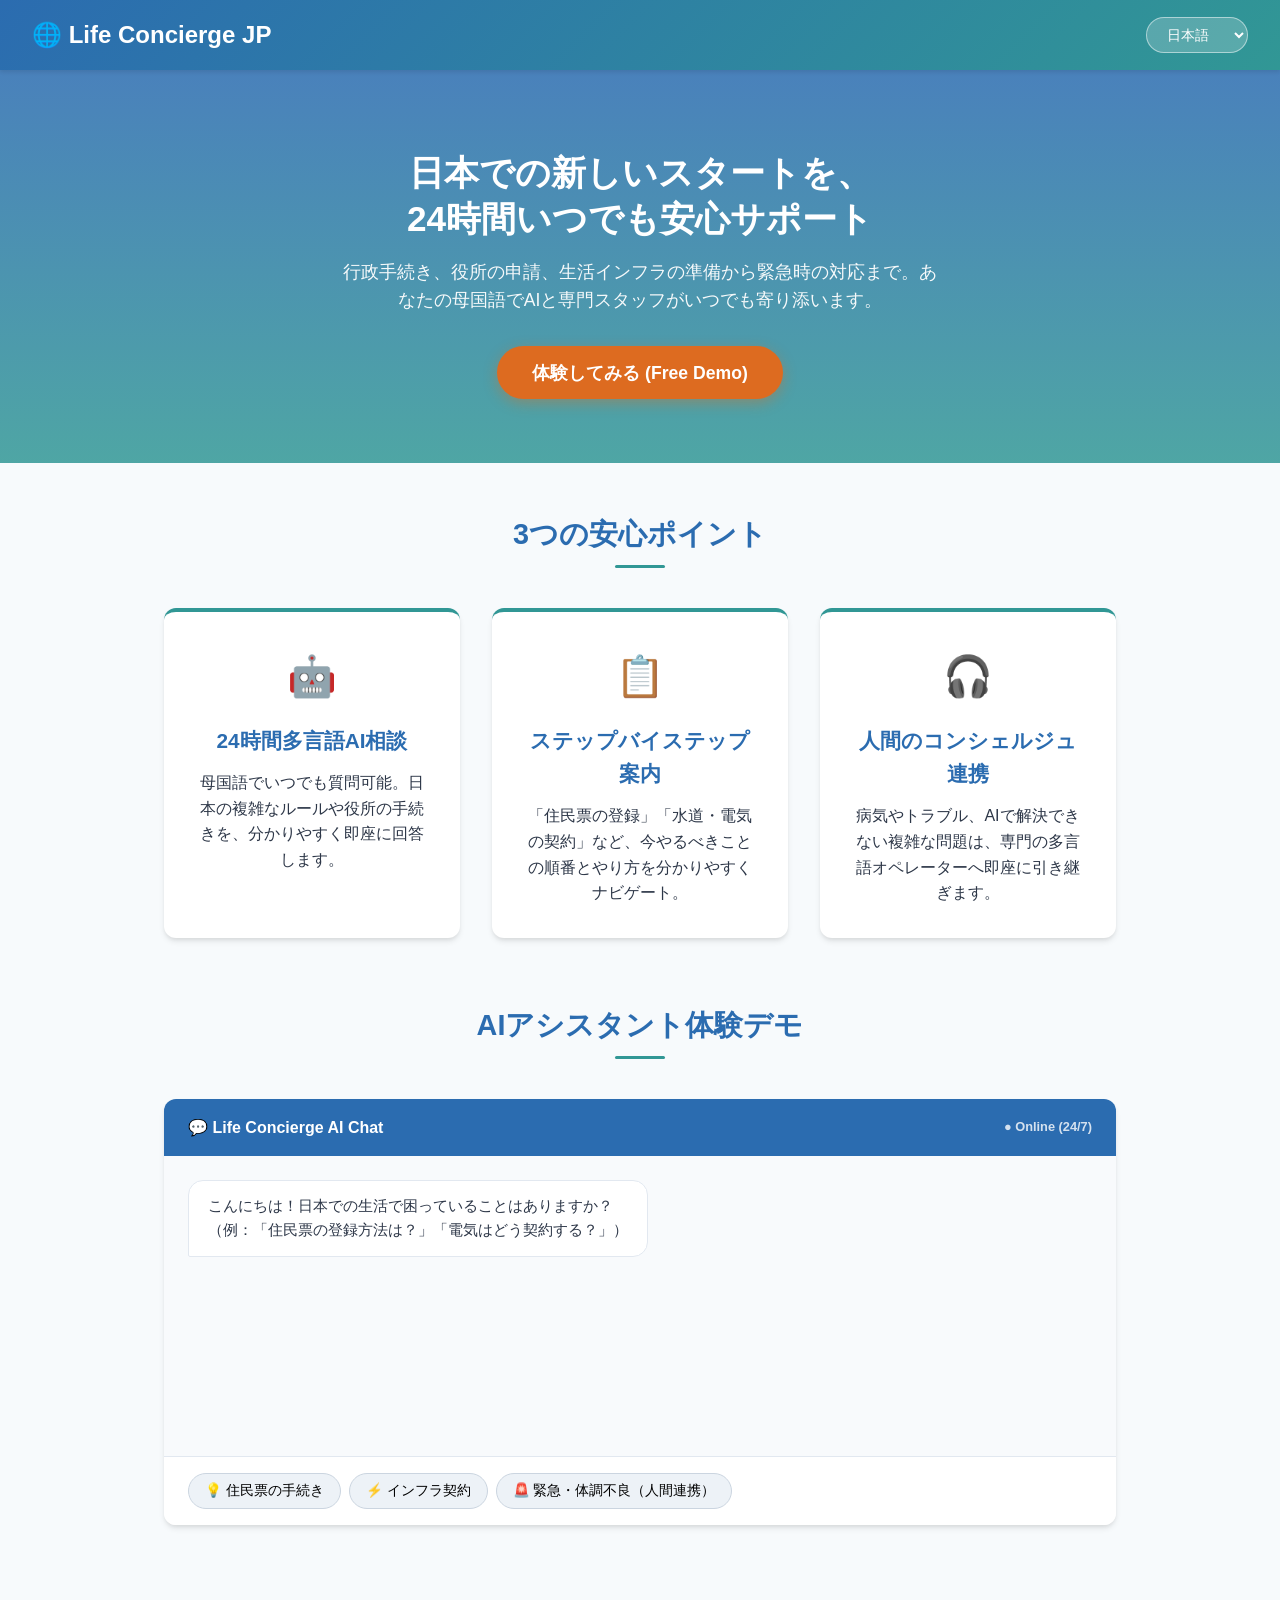
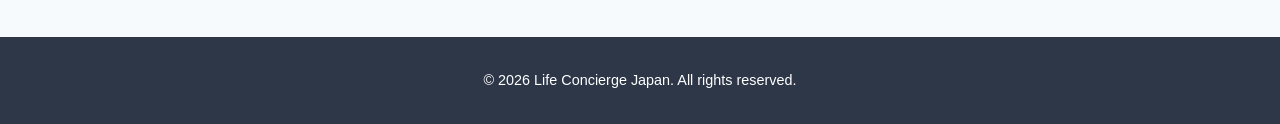
<file: index01.html>
<!DOCTYPE html>
<html lang="ja">
<head>
    <meta charset="UTF-8">
    <meta name="viewport" content="width=device-width, initial-scale=1.0">
    <title>Life Concierge Japan - 外国人向け多言語生活相談サービス</title>
    <style>
        :root {
            --primary: #2b6cb0;
            --primary-dark: #2c5282;
            --secondary: #319795;
            --accent: #dd6b20;
            --bg-light: #f7fafc;
            --text-dark: #2d3748;
            --card-shadow: 0 4px 6px -1px rgba(0, 0, 0, 0.1), 0 2px 4px -1px rgba(0, 0, 0, 0.06);
        }

        * {
            box-sizing: border-box;
            margin: 0;
            padding: 0;
            font-family: 'Helvetica Neue', Arial, 'Hiragino Kaku Gothic ProN', 'Hiragino Sans', Meiryo, sans-serif;
        }

        body {
            background-color: var(--bg-light);
            color: var(--text-dark);
            line-height: 1.6;
        }

        header {
            background: linear-gradient(135deg, var(--primary), var(--secondary));
            color: white;
            padding: 1rem 2rem;
            position: sticky;
            top: 0;
            z-index: 1000;
            box-shadow: 0 2px 4px rgba(0,0,0,0.1);
            display: flex;
            justify-content: space-between;
            align-items: center;
        }

        .logo {
            font-size: 1.5rem;
            font-weight: bold;
            display: flex;
            align-items: center;
            gap: 8px;
        }

        select.lang-select {
            padding: 0.5rem 1rem;
            border-radius: 20px;
            border: 1px solid rgba(255,255,255,0.5);
            background: rgba(255,255,255,0.2);
            color: white;
            font-size: 0.9rem;
            cursor: pointer;
            outline: none;
        }

        select.lang-select option {
            background: white;
            color: var(--text-dark);
        }

        .hero {
            background: linear-gradient(rgba(43, 108, 176, 0.85), rgba(49, 151, 149, 0.85)), url('https://images.unsplash.com/photo-1503899036084-c55cdd92da26?auto=format&fit=crop&w=1200&q=80') center/cover;
            color: white;
            padding: 5rem 2rem 4rem;
            text-align: center;
        }

        .hero h1 {
            font-size: 2.2rem;
            margin-bottom: 1rem;
            line-height: 1.3;
        }

        .hero p {
            font-size: 1.1rem;
            max-width: 600px;
            margin: 0 auto 2rem;
            opacity: 0.95;
        }

        .cta-btn {
            display: inline-block;
            background-color: var(--accent);
            color: white;
            padding: 0.9rem 2.2rem;
            border-radius: 30px;
            text-decoration: none;
            font-weight: bold;
            font-size: 1.1rem;
            box-shadow: 0 4px 14px rgba(221, 107, 32, 0.4);
            transition: transform 0.2s, background-color 0.2s;
            border: none;
            cursor: pointer;
        }

        .cta-btn:hover {
            transform: translateY(-2px);
            background-color: #c05621;
        }

        .container {
            max-width: 1000px;
            margin: 0 auto;
            padding: 3rem 1.5rem;
        }

        .section-title {
            text-align: center;
            font-size: 1.8rem;
            color: var(--primary);
            margin-bottom: 2.5rem;
            position: relative;
        }

        .section-title::after {
            content: '';
            display: block;
            width: 50px;
            height: 3px;
            background: var(--secondary);
            margin: 0.5rem auto 0;
            border-radius: 2px;
        }

        .features-grid {
            display: grid;
            grid-template-columns: repeat(auto-fit, minmax(280px, 1fr));
            gap: 2rem;
            margin-bottom: 4rem;
        }

        .feature-card {
            background: white;
            padding: 2rem;
            border-radius: 12px;
            box-shadow: var(--card-shadow);
            text-align: center;
            border-top: 4px solid var(--secondary);
        }

        .feature-icon {
            font-size: 2.5rem;
            margin-bottom: 1rem;
        }

        .feature-card h3 {
            font-size: 1.3rem;
            margin-bottom: 0.8rem;
            color: var(--primary);
        }

        .steps-container {
            background: white;
            padding: 2.5rem;
            border-radius: 12px;
            box-shadow: var(--card-shadow);
            margin-bottom: 4rem;
        }

        .step-item {
            display: flex;
            align-items: flex-start;
            gap: 1.5rem;
            margin-bottom: 1.5rem;
            padding-bottom: 1.5rem;
            border-bottom: 1px solid #edf2f7;
        }

        .step-item:last-child {
            border-bottom: none;
            margin-bottom: 0;
            padding-bottom: 0;
        }

        .step-num {
            background: var(--primary);
            color: white;
            width: 36px;
            height: 36px;
            border-radius: 50%;
            display: flex;
            align-items: center;
            justify-content: center;
            font-weight: bold;
            flex-shrink: 0;
        }

        /* Demo Chat Window */
        .demo-section {
            background: white;
            border-radius: 12px;
            box-shadow: var(--card-shadow);
            overflow: hidden;
            margin-bottom: 4rem;
        }

        .demo-header {
            background: var(--primary);
            color: white;
            padding: 1rem 1.5rem;
            font-weight: bold;
            display: flex;
            justify-content: space-between;
            align-items: center;
        }

        .chat-box {
            padding: 1.5rem;
            height: 300px;
            overflow-y: auto;
            background: #f8fafc;
            display: flex;
            flex-direction: column;
            gap: 1rem;
        }

        .chat-msg {
            max-width: 80%;
            padding: 0.8rem 1.2rem;
            border-radius: 15px;
            font-size: 0.95rem;
        }

        .chat-msg.bot {
            background: white;
            color: var(--text-dark);
            align-self: flex-start;
            border: 1px solid #e2e8f0;
            border-bottom-left-radius: 2px;
        }

        .chat-msg.user {
            background: var(--primary);
            color: white;
            align-self: flex-end;
            border-bottom-right-radius: 2px;
        }

        .chat-msg.operator {
            background: #feebc8;
            color: #742a2a;
            border: 1px solid #fbd38d;
            align-self: flex-start;
            border-bottom-left-radius: 2px;
        }

        .demo-controls {
            padding: 1rem 1.5rem;
            background: white;
            border-top: 1px solid #e2e8f0;
            display: flex;
            gap: 0.5rem;
            flex-wrap: wrap;
        }

        .demo-btn {
            padding: 0.5rem 1rem;
            background: #edf2f7;
            border: 1px solid #cbd5e0;
            border-radius: 20px;
            cursor: pointer;
            font-size: 0.85rem;
            transition: background 0.2s;
        }

        .demo-btn:hover {
            background: #e2e8f0;
        }

        footer {
            background: var(--text-dark);
            color: white;
            text-align: center;
            padding: 2rem;
            font-size: 0.9rem;
        }
    </style>
</head>
<body>

    <header>
        <div class="logo">🌐 Life Concierge JP</div>
        <div>
            <select class="lang-select" id="langSelect" onchange="changeLanguage()">
                <option value="ja">日本語</option>
                <option value="en">English</option>
            </select>
        </div>
    </header>

    <section class="hero">
        <h1 id="heroTitle">日本での新しいスタートを、<br>24時間いつでも安心サポート</h1>
        <p id="heroDesc">行政手続き、役所の申請、生活インフラの準備から緊急時の対応まで。あなたの母国語でAIと専門スタッフがいつでも寄り添います。</p>
        <button class="cta-btn" onclick="scrollToDemo()" id="heroCta">体験してみる (Free Demo)</button>
    </section>

    <div class="container">
        <h2 class="section-title" id="featureTitle">3つの安心ポイント</h2>
        <div class="features-grid">
            <div class="feature-card">
                <div class="feature-icon">🤖</div>
                <h3 id="f1Title">24時間多言語AI相談</h3>
                <p id="f1Desc">母国語でいつでも質問可能。日本の複雑なルールや役所の手続きを、分かりやすく即座に回答します。</p>
            </div>
            <div class="feature-card">
                <div class="feature-icon">📋</div>
                <h3 id="f2Title">ステップバイステップ案内</h3>
                <p id="f2Desc">「住民票の登録」「水道・電気の契約」など、今やるべきことの順番とやり方を分かりやすくナビゲート。</p>
            </div>
            <div class="feature-card">
                <div class="feature-icon">🎧</div>
                <h3 id="f3Title">人間のコンシェルジュ連携</h3>
                <p id="f3Desc">病気やトラブル、AIで解決できない複雑な問題は、専門の多言語オペレーターへ即座に引き継ぎます。</p>
            </div>
        </div>

        <h2 class="section-title" id="demoTitle">AIアシスタント体験デモ</h2>
        <div class="demo-section" id="demo">
            <div class="demo-header">
                <span>💬 Life Concierge AI Chat</span>
                <span style="font-size: 0.8rem; opacity: 0.8;">● Online (24/7)</span>
            </div>
            <div class="chat-box" id="chatBox">
                <div class="chat-msg bot" id="initialBotMsg">
                    こんにちは！日本での生活で困っていることはありますか？<br>（例：「住民票の登録方法は？」「電気はどう契約する？」）
                </div>
            </div>
            <div class="demo-controls">
                <button class="demo-btn" onclick="sendDemoMsg('住民票の登録方法を教えて')">💡 住民票の手続き</button>
                <button class="demo-btn" onclick="sendDemoMsg('水道や電気の契約はどうすればいい？')">⚡ インフラ契約</button>
                <button class="demo-btn" onclick="sendDemoMsg('体調が悪いので病院に行きたい', true)">🚨 緊急・体調不良（人間連携）</button>
            </div>
        </div>
    </div>

    <footer>
        <p>&copy; 2026 Life Concierge Japan. All rights reserved.</p>
    </footer>

    <script>
        const i18n = {
            ja: {
                heroTitle: "日本での新しいスタートを、<br>24時間いつでも安心サポート",
                heroDesc: "行政手続き、役所の申請、生活インフラの準備から緊急時の対応まで。あなたの母国語でAIと専門スタッフがいつでも寄り添います。",
                heroCta: "体験してみる (Free Demo)",
                featureTitle: "3つの安心ポイント",
                f1Title: "24時間多言語AI相談",
                f1Desc: "母国語でいつでも質問可能。日本の複雑なルールや役所の手続きを、分かりやすく即座に回答します。",
                f2Title: "ステップバイステップ案内",
                f2Desc: "「住民票の登録」「水道・電気の契約」など、今やるべきことの順番とやり方を分かりやすくナビゲート。",
                f3Title: "人間のコンシェルジュ連携",
                f3Desc: "病気やトラブル、AIで解決できない複雑な問題は、専門の多言語オペレーターへ即座に引き継ぎます。",
                demoTitle: "AIアシスタント体験デモ"
            },
            en: {
                heroTitle: "Start Your Life in Japan<br>With 24/7 Support in Your Language",
                heroDesc: "From city hall procedures and utilities setup to emergency assistance. Our AI and human support team are here for you anytime.",
                heroCta: "Try Free Demo",
                featureTitle: "Key Features",
                f1Title: "24/7 Multilingual AI",
                f1Desc: "Ask questions in your native language anytime. Get instant guidance on Japanese rules and administrative procedures.",
                f2Title: "Step-by-Step Guide",
                f2Desc: "Clear step-by-step navigation for Resident Registration, electricity, water, and internet setup.",
                f3Title: "Human Concierge Transfer",
                f3Desc: "For medical emergencies or complex problems, seamlessly transfer to our professional multilingual staff.",
                demoTitle: "Interactive AI Demo"
            }
        };

        function changeLanguage() {
            const lang = document.getElementById('langSelect').value;
            const textData = i18n[lang] || i18n['en'];

            for (let key in textData) {
                const el = document.getElementById(key);
                if (el) el.innerHTML = textData[key];
            }
        }

        function scrollToDemo() {
            document.getElementById('demo').scrollIntoView({ behavior: 'smooth' });
        }

        function sendDemoMsg(text, isEmergency = false) {
            const chatBox = document.getElementById('chatBox');
            
            // ユーザーの発言
            const userMsg = document.createElement('div');
            userMsg.className = 'chat-msg user';
            userMsg.innerText = text;
            chatBox.appendChild(userMsg);
            chatBox.scrollTop = chatBox.scrollHeight;

            // AI/オペレーターの返答
            setTimeout(() => {
                const botMsg = document.createElement('div');
                
                if (isEmergency) {
                    botMsg.className = 'chat-msg operator';
                    botMsg.innerHTML = "🚨 <strong>【緊急対応モード】</strong><br>体調不良ですね。すぐに多言語医療通訳オペレーターにお繋ぎします。現在位置周辺の対応病院も検索中です。少々お待ちください…";
                } else if (text.includes("住民票")) {
                    botMsg.className = 'chat-msg bot';
                    botMsg.innerHTML = "<strong>【住民票の登録手順】</strong><br>1. 引っ越しから14日以内に市区町村役場へ行きます。<br>2. 持ち物：在留カード、パスポート<br>3. 窓口で「住民異動届」を記入して提出します。";
                } else {
                    botMsg.className = 'chat-msg bot';
                    botMsg.innerHTML = "<strong>【インフラ契約手順】</strong><br>電気・水道は入居前にオンラインで申請可能です。おすすめの多言語対応電力会社を案内しましょうか？";
                }

                chatBox.appendChild(botMsg);
                chatBox.scrollTop = chatBox.scrollHeight;
            }, 600);
        }
    </script>
</body>
</html>
</file>
